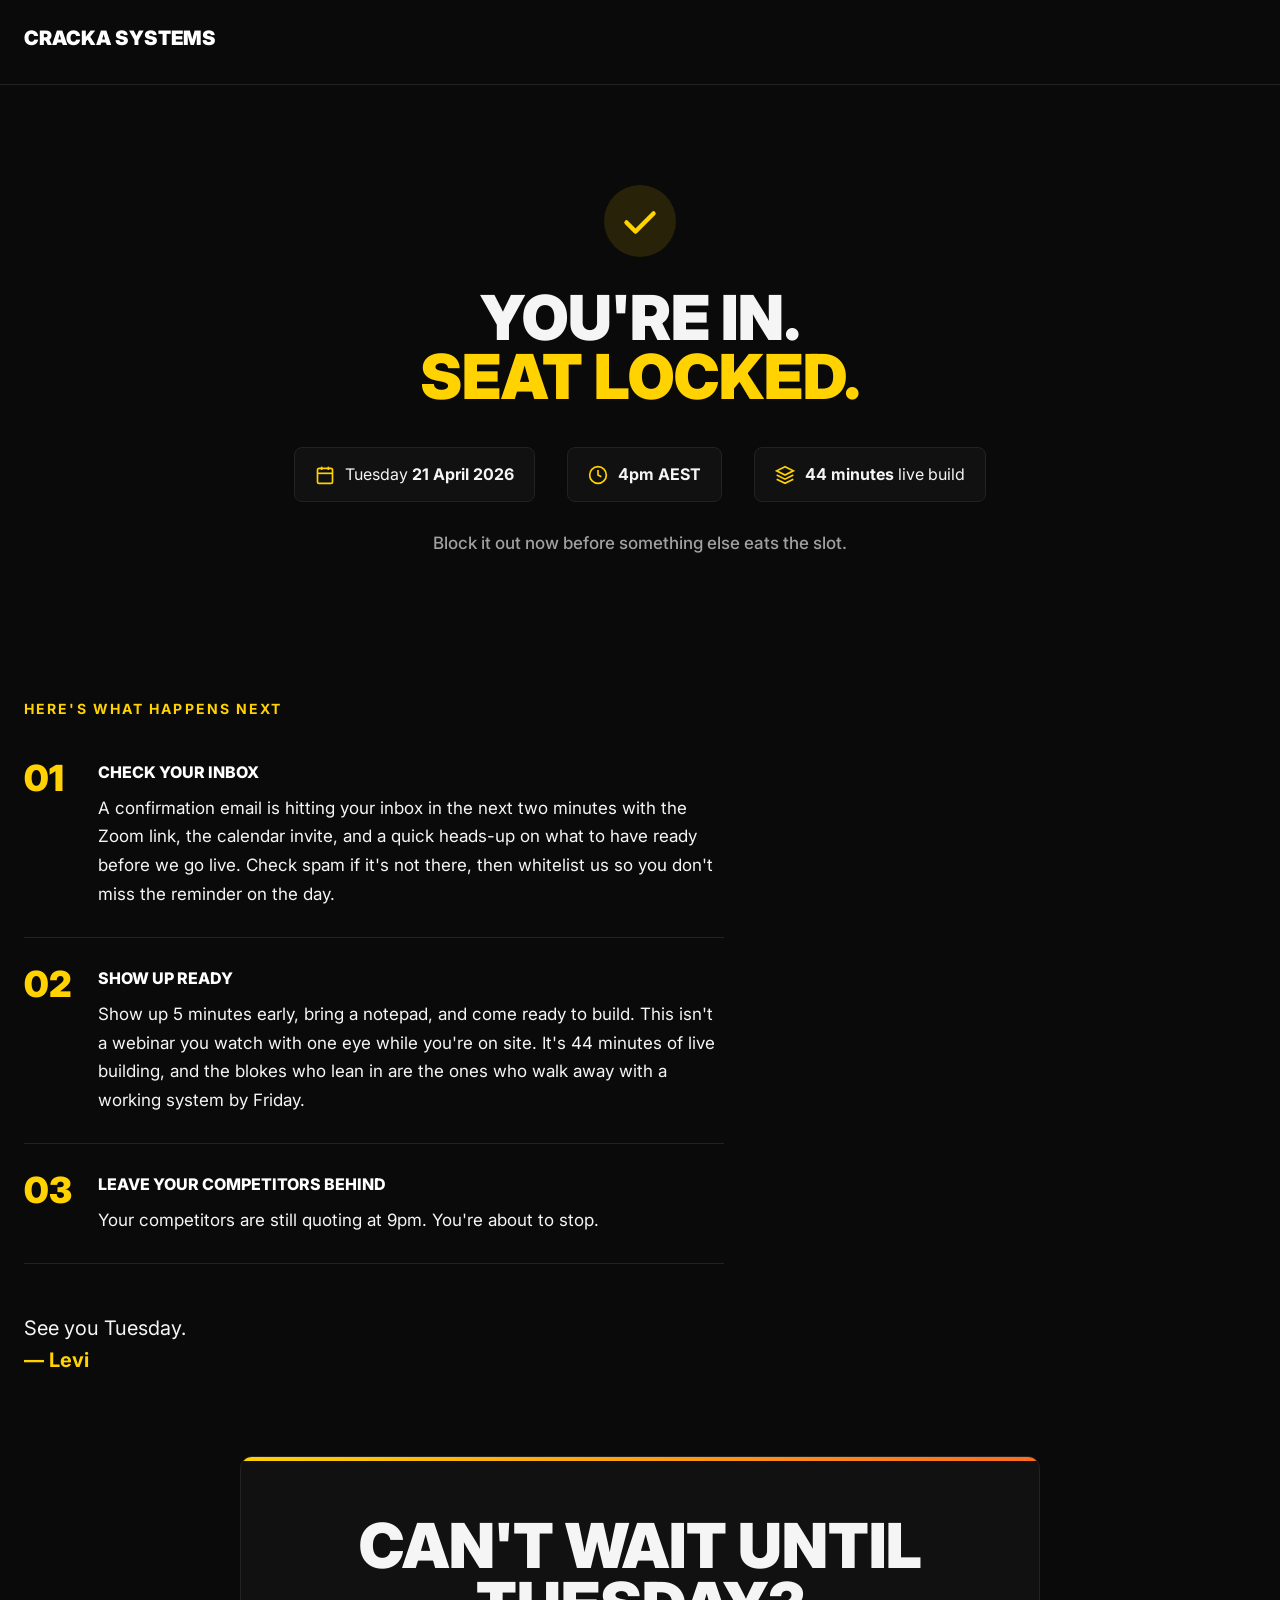
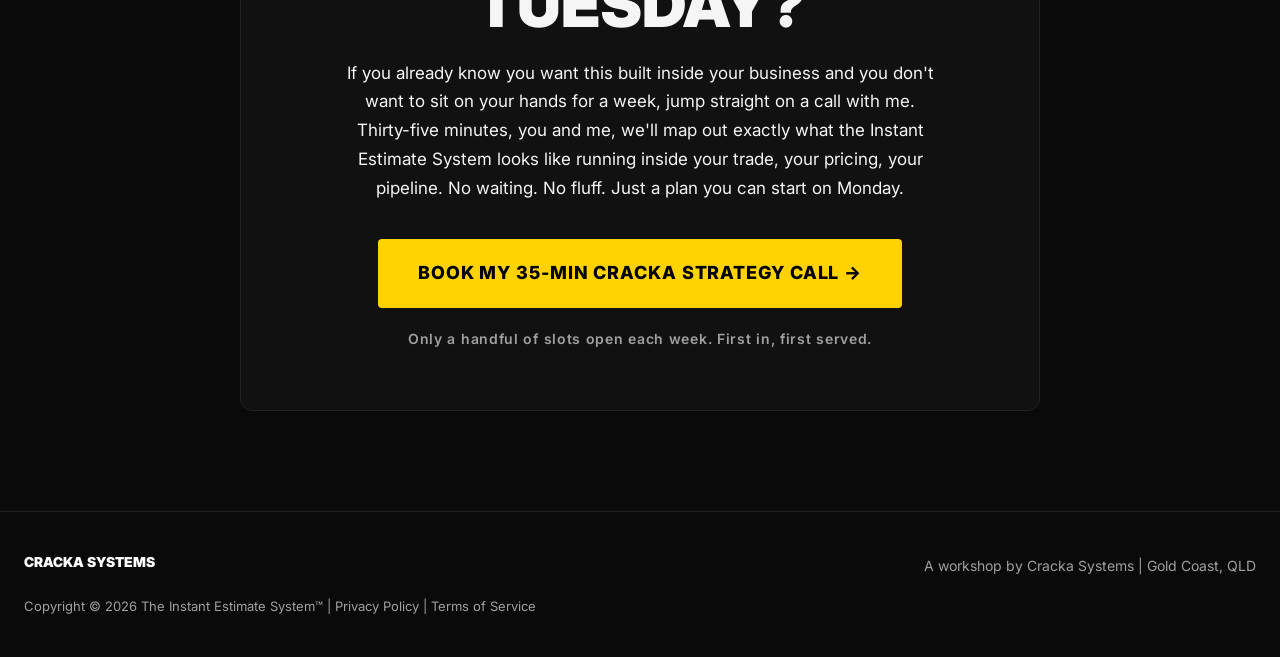
<file: thank-you/index.html>
<!DOCTYPE html>
<html lang="en-AU">
<head>
  <meta charset="UTF-8">
  <meta name="viewport" content="width=device-width, initial-scale=1.0">
  <title>You're In — The Instant Estimate System | Cracka Systems</title>
  <meta name="description" content="Your seat is locked for the Instant Estimate System workshop. Check your email for the Zoom link and calendar invite.">
  <meta name="robots" content="noindex, nofollow">
  <link rel="preconnect" href="https://fonts.googleapis.com">
  <link rel="preconnect" href="https://fonts.gstatic.com" crossorigin>
  <link href="https://fonts.googleapis.com/css2?family=Inter:wght@400;600;700;800;900&display=swap" rel="stylesheet">
  <link rel="stylesheet" href="../css/styles.css">
  <link rel="stylesheet" href="../css/thank-you.css">

  <!-- Facebook Pixel -->
  <script>
    !function(f,b,e,v,n,t,s){if(f.fbq)return;n=f.fbq=function(){n.callMethod?
    n.callMethod.apply(n,arguments):n.queue.push(arguments)};if(!f._fbq)f._fbq=n;
    n.push=n;n.loaded=!0;n.version='2.0';n.queue=[];t=b.createElement(e);t.async=!0;
    t.src=v;s=b.getElementsByTagName(e)[0];s.parentNode.insertBefore(t,s)}(window,
    document,'script','https://connect.facebook.net/en_US/fbevents.js');
    fbq('init', '1269708681588720');
    fbq('track', 'PageView');
    fbq('track', 'CompleteRegistration');
  </script>
</head>
<body>

  <!-- ============================================
       Header
       ============================================ -->
  <header class="ty-header">
    <div class="container">
      <a href="../" class="ty-header__logo" aria-label="Back to home">
        <svg class="logo-svg" viewBox="0 0 310 40" fill="none" xmlns="http://www.w3.org/2000/svg">
          <text x="0" y="30" font-family="Inter, sans-serif" font-weight="900" font-size="28" fill="#FFFFFF">CRACKA SYSTEMS</text>
        </svg>
      </a>
    </div>
  </header>

  <!-- ============================================
       Confirmation Hero
       ============================================ -->
  <section class="section ty-hero">
    <div class="container">
      <div class="ty-hero__badge">
        <svg viewBox="0 0 48 48" fill="none" xmlns="http://www.w3.org/2000/svg">
          <circle cx="24" cy="24" r="24" fill="rgba(255,210,0,0.12)"/>
          <polyline points="15 25 21 31 33 19" fill="none" stroke="#FFD200" stroke-width="3" stroke-linecap="round" stroke-linejoin="round"/>
        </svg>
      </div>

      <h1 class="ty-hero__h1">
        <span>YOU'RE IN.</span>
        <span class="text--yellow">SEAT LOCKED.</span>
      </h1>

      <div class="ty-hero__details">
        <div class="ty-detail">
          <span class="ty-detail__icon">
            <svg viewBox="0 0 24 24" fill="none" stroke="currentColor" stroke-width="2"><rect x="3" y="4" width="18" height="18" rx="2"/><line x1="16" y1="2" x2="16" y2="6"/><line x1="8" y1="2" x2="8" y2="6"/><line x1="3" y1="10" x2="21" y2="10"/></svg>
          </span>
          <span>Tuesday <strong class="dynamic-date">21 April 2026</strong></span>
        </div>
        <div class="ty-detail">
          <span class="ty-detail__icon">
            <svg viewBox="0 0 24 24" fill="none" stroke="currentColor" stroke-width="2"><circle cx="12" cy="12" r="10"/><polyline points="12 6 12 12 16 14"/></svg>
          </span>
          <span><strong>4pm AEST</strong></span>
        </div>
        <div class="ty-detail">
          <span class="ty-detail__icon">
            <svg viewBox="0 0 24 24" fill="none" stroke="currentColor" stroke-width="2"><path d="M12 2L2 7l10 5 10-5-10-5z"/><path d="M2 17l10 5 10-5"/><path d="M2 12l10 5 10-5"/></svg>
          </span>
          <span><strong>44 minutes</strong> live build</span>
        </div>
      </div>

      <p class="ty-hero__urgency">Block it out now before something else eats the slot.</p>
    </div>
  </section>

  <!-- ============================================
       What Happens Next
       ============================================ -->
  <section class="section ty-next">
    <div class="container">
      <h2 class="ty-next__heading">HERE'S WHAT HAPPENS NEXT</h2>

      <div class="ty-steps">
        <div class="ty-step">
          <span class="ty-step__num">01</span>
          <div class="ty-step__content">
            <h3 class="ty-step__title">CHECK YOUR INBOX</h3>
            <p class="ty-step__body">A confirmation email is hitting your inbox in the next two minutes with the Zoom link, the calendar invite, and a quick heads-up on what to have ready before we go live. Check spam if it's not there, then whitelist us so you don't miss the reminder on the day.</p>
          </div>
        </div>
        <div class="ty-step">
          <span class="ty-step__num">02</span>
          <div class="ty-step__content">
            <h3 class="ty-step__title">SHOW UP READY</h3>
            <p class="ty-step__body">Show up 5 minutes early, bring a notepad, and come ready to build. This isn't a webinar you watch with one eye while you're on site. It's 44 minutes of live building, and the blokes who lean in are the ones who walk away with a working system by Friday.</p>
          </div>
        </div>
        <div class="ty-step">
          <span class="ty-step__num">03</span>
          <div class="ty-step__content">
            <h3 class="ty-step__title">LEAVE YOUR COMPETITORS BEHIND</h3>
            <p class="ty-step__body">Your competitors are still quoting at 9pm. You're about to stop.</p>
          </div>
        </div>
      </div>

      <p class="ty-signoff">See you Tuesday.<br><strong>&mdash; Levi</strong></p>
    </div>
  </section>

  <!-- ============================================
       Strategy Call CTA
       ============================================ -->
  <section class="section ty-cta">
    <div class="container">
      <div class="ty-cta__card">
        <h2 class="h2-single">CAN'T WAIT UNTIL TUESDAY?</h2>
        <p class="ty-cta__body">If you already know you want this built inside your business and you don't want to sit on your hands for a week, jump straight on a call with me. Thirty-five minutes, you and me, we'll map out exactly what the Instant Estimate System looks like running inside your trade, your pricing, your pipeline. No waiting. No fluff. Just a plan you can start on Monday.</p>
        <a href="https://links.yourpipeline.au/widget/booking/gSsifEVdxhghu2DClvFZ" class="btn btn--primary btn--large" target="_blank" rel="noopener">BOOK MY 35-MIN CRACKA STRATEGY CALL &rarr;</a>
        <p class="ty-cta__scarcity">Only a handful of slots open each week. First in, first served.</p>
      </div>
    </div>
  </section>

  <!-- ============================================
       Footer
       ============================================ -->
  <footer class="footer">
    <div class="container footer__inner">
      <div class="footer__top">
        <a href="../" class="footer__logo" aria-label="Back to home">
          <svg class="logo-svg logo-svg--small" viewBox="0 0 280 35" fill="none" xmlns="http://www.w3.org/2000/svg">
            <text x="0" y="26" font-family="Inter, sans-serif" font-weight="900" font-size="24" fill="#FFFFFF">CRACKA SYSTEMS</text>
          </svg>
        </a>
        <p class="footer__tagline">A workshop by Cracka Systems | Gold Coast, QLD</p>
      </div>
      <p class="footer__legal">Copyright &copy; 2026 The Instant Estimate System&trade; | <a href="#">Privacy Policy</a> | <a href="#">Terms of Service</a></p>
    </div>
  </footer>

</body>
</html>
</file>
<file: css/styles.css>
/* ============================================
   CSS Custom Properties / Brand Tokens
   ============================================ */
:root {
  --color-bg: #0a0a0a;
  --color-bg-card: #111111;
  --color-yellow: #FFD200;
  --color-orange: #FF6B1F;
  --color-white: #FFFFFF;
  --color-offwhite: #F5F5F5;
  --color-muted: #A0A0A0;
  --color-border: #222222;
  --color-negative: #424242;

  --font-family: 'Inter', -apple-system, BlinkMacSystemFont, 'Segoe UI', sans-serif;
  --max-width: 1400px;
  --gutter: 24px;

  --ease-out: cubic-bezier(0.16, 1, 0.3, 1);
}

/* ============================================
   Reset & Base
   ============================================ */
*, *::before, *::after {
  margin: 0;
  padding: 0;
  box-sizing: border-box;
}

html {
  font-size: 16px;
  -webkit-font-smoothing: antialiased;
  -moz-osx-font-smoothing: grayscale;
  scroll-behavior: auto; /* Lenis handles smooth scroll */
}

html.lenis, html.lenis body {
  height: auto;
}

body {
  font-family: var(--font-family);
  background: var(--color-bg);
  color: var(--color-offwhite);
  line-height: 1.6;
  overflow-x: hidden;
}

img {
  max-width: 100%;
  height: auto;
  display: block;
}

a {
  color: inherit;
  text-decoration: none;
}

/* ============================================
   Container
   ============================================ */
.container {
  width: 100%;
  max-width: var(--max-width);
  margin: 0 auto;
  padding: 0 var(--gutter);
}

/* ============================================
   Typography
   ============================================ */
.eyebrow {
  font-size: 12px;
  font-weight: 700;
  letter-spacing: 0.15em;
  text-transform: uppercase;
  color: var(--color-yellow);
  margin-bottom: 20px;
}

.h2-stacked, .h2-single {
  font-weight: 900;
  text-transform: uppercase;
  line-height: 0.95;
  margin-bottom: 40px;
}

.h2-stacked {
  font-size: 62px;
}

.h2-stacked span {
  display: block;
}

.h2-single {
  font-size: 62px;
}

.text--yellow {
  color: var(--color-yellow);
}

.section__subhead {
  font-size: 18px;
  color: var(--color-offwhite);
  max-width: 700px;
  margin-bottom: 48px;
  line-height: 1.6;
}

.section__body {
  font-size: 18px;
  color: var(--color-offwhite);
  max-width: 650px;
  margin-bottom: 32px;
  line-height: 1.6;
}

/* ============================================
   Buttons
   ============================================ */
.btn {
  display: inline-block;
  font-family: var(--font-family);
  font-weight: 800;
  font-size: 16px;
  text-transform: uppercase;
  letter-spacing: 0.05em;
  border: none;
  cursor: pointer;
  transition: all 0.3s var(--ease-out);
  text-align: center;
}

.btn--primary {
  background: var(--color-yellow);
  color: #000;
  padding: 16px 32px;
  border-radius: 4px;
}

.btn--primary:hover, .btn--primary:focus-visible {
  box-shadow: 0 0 30px rgba(255, 210, 0, 0.4), 0 0 60px rgba(255, 210, 0, 0.15);
  transform: translateY(-1px);
}

.btn--primary:focus-visible {
  outline: 3px solid var(--color-yellow);
  outline-offset: 3px;
}

.btn--outline {
  background: transparent;
  color: var(--color-yellow);
  padding: 16px 32px;
  border: 2px solid var(--color-yellow);
  border-radius: 4px;
}

.btn--outline:hover, .btn--outline:focus-visible {
  background: rgba(255, 210, 0, 0.08);
  box-shadow: 0 0 20px rgba(255, 210, 0, 0.2);
}

.btn--outline:focus-visible {
  outline: 3px solid var(--color-yellow);
  outline-offset: 3px;
}

.btn--large {
  font-size: 18px;
  padding: 20px 40px;
}

.btn--full {
  width: 100%;
}

/* ============================================
   Inline CTA Buttons
   ============================================ */
.inline-cta {
  text-align: center;
  padding: 40px var(--gutter);
}

/* ============================================
   SECTION 1: Sticky Top Bar
   ============================================ */
.top-bar {
  position: fixed;
  top: 0;
  left: 0;
  right: 0;
  z-index: 1000;
  background: rgba(10, 10, 10, 0.95);
  backdrop-filter: blur(10px);
  -webkit-backdrop-filter: blur(10px);
  border-bottom: 1px solid var(--color-border);
  transform: translateY(0);
}

.top-bar__inner {
  max-width: var(--max-width);
  margin: 0 auto;
  padding: 12px var(--gutter);
  display: flex;
  align-items: center;
  justify-content: space-between;
  gap: 16px;
}

.top-bar__logo {
  flex-shrink: 0;
}

.logo-svg {
  width: 220px;
  height: auto;
}

.top-bar__info {
  font-size: 13px;
  font-weight: 700;
  letter-spacing: 0.08em;
  color: var(--color-white);
  text-align: center;
  white-space: nowrap;
  overflow: hidden;
  text-overflow: ellipsis;
}

.top-bar__cta {
  flex-shrink: 0;
  padding: 10px 20px;
  font-size: 14px;
}

/* ============================================
   SECTION 2: Hero
   ============================================ */
.hero {
  padding: 120px 0 40px;
  min-height: auto;
  display: flex;
  align-items: center;
}

.hero .container {
  max-width: 800px;
  text-align: center;
}

.hero__h1 {
  font-size: 80px;
  font-weight: 900;
  line-height: 0.9;
  text-transform: uppercase;
  margin-bottom: 28px;
}

.hero__line {
  display: block;
}

.hero__line--yellow {
  color: var(--color-yellow);
}

.hero__subhead {
  font-size: 18px;
  color: var(--color-offwhite);
  line-height: 1.6;
  margin-bottom: 32px;
  max-width: 600px;
  margin-left: auto;
  margin-right: auto;
}

.hero__proof {
  display: flex;
  align-items: stretch;
  gap: 16px;
  margin-bottom: 36px;
  justify-content: center;
}

.yellow-bar-left {
  width: 4px;
  background: var(--color-yellow);
  border-radius: 2px;
  flex-shrink: 0;
}

.hero__proof p {
  font-size: 16px;
  color: var(--color-yellow);
  font-weight: 600;
  line-height: 1.5;
}

.hero__trust {
  font-size: 14px;
  color: var(--color-muted);
  margin-top: 16px;
}

/* ============================================
   VSL Video Section
   ============================================ */
.section--vsl {
  padding: 40px 0 60px;
  position: relative;
}

.section--vsl .container {
  display: flex;
  justify-content: center;
  position: relative;
}

.vsl__glow {
  position: absolute;
  top: 50%;
  left: 50%;
  transform: translate(-50%, -50%);
  width: calc(100% + 240px);
  max-width: 960px;
  aspect-ratio: 16 / 9;
  background: radial-gradient(ellipse at center, rgba(255, 210, 0, 0.18) 0%, rgba(255, 210, 0, 0.06) 45%, transparent 75%);
  pointer-events: none;
  z-index: 0;
}

.vsl__wrapper {
  position: relative;
  border-radius: 12px;
  overflow: hidden;
  background: #000;
  width: 100%;
  max-width: 720px;
  aspect-ratio: 16 / 9;
  z-index: 1;
  box-shadow: 0 0 60px rgba(255, 210, 0, 0.16), 0 0 120px rgba(255, 210, 0, 0.06);
}

.vsl__wrapper iframe {
  position: absolute;
  top: 0;
  left: 0;
  width: 100%;
  height: 100%;
  border: 0;
}

.vsl__controls {
  position: absolute;
  bottom: 16px;
  left: 50%;
  transform: translateX(-50%);
  z-index: 2;
  display: flex;
  align-items: center;
  gap: 8px;
}

.hero__control-btn {
  display: flex;
  align-items: center;
  justify-content: center;
  width: 44px;
  height: 44px;
  background: rgba(0, 0, 0, 0.7);
  backdrop-filter: blur(8px);
  -webkit-backdrop-filter: blur(8px);
  border: 1px solid rgba(255, 210, 0, 0.3);
  border-radius: 50%;
  cursor: pointer;
  color: var(--color-yellow);
  transition: all 0.3s var(--ease-out);
}

.hero__control-btn svg {
  width: 18px;
  height: 18px;
}

.hero__control-btn:hover {
  background: rgba(255, 210, 0, 0.15);
  border-color: var(--color-yellow);
}

/* ============================================
   SECTION 3: Press Row
   ============================================ */
.section--press {
  padding: 48px 0;
  border-top: 1px solid var(--color-border);
  border-bottom: 1px solid var(--color-border);
}

.press__subhead {
  font-size: 12px;
  font-weight: 600;
  letter-spacing: 0.15em;
  color: var(--color-muted);
  text-align: center;
  margin-bottom: 28px;
  text-transform: uppercase;
}

.press__logos {
  overflow: hidden;
  position: relative;
  mask-image: linear-gradient(to right, transparent 0%, black 10%, black 90%, transparent 100%);
  -webkit-mask-image: linear-gradient(to right, transparent 0%, black 10%, black 90%, transparent 100%);
}

.press__track {
  display: flex;
  align-items: center;
  gap: 48px;
  flex-wrap: nowrap;
  animation: marquee 20s linear infinite;
  width: max-content;
}

.press__logo {
  font-size: 15px;
  font-weight: 700;
  color: var(--color-white);
  opacity: 0.5;
  white-space: nowrap;
  letter-spacing: 0.05em;
}

/* ============================================
   Sections (general)
   ============================================ */
.section {
  padding: 100px 0;
}

/* ============================================
   SECTION 4: The Problem
   ============================================ */
.punches {
  display: flex;
  flex-direction: column;
  gap: 36px;
  margin-bottom: 48px;
  max-width: 700px;
}

.punch {
  display: flex;
  gap: 24px;
  align-items: flex-start;
  opacity: 1;
  transform: none;
}

.punch__num {
  font-size: 48px;
  font-weight: 900;
  color: var(--color-yellow);
  line-height: 1;
  flex-shrink: 0;
  width: 70px;
}

.punch__text {
  font-size: 18px;
  line-height: 1.6;
  color: var(--color-offwhite);
}

.transition-line {
  display: flex;
  align-items: stretch;
  gap: 16px;
  max-width: 600px;
}

.transition-line p {
  font-size: 18px;
  color: var(--color-yellow);
  line-height: 1.5;
}

/* ============================================
   SECTION 5: Case Studies
   ============================================ */
.case-grid {
  display: grid;
  grid-template-columns: repeat(2, 1fr);
  gap: 24px;
}

.case-card {
  background: var(--color-bg-card);
  border: 1px solid var(--color-border);
  border-radius: 8px;
  padding: 40px 32px;
  display: flex;
  flex-direction: column;
  gap: 8px;
  opacity: 1;
  transform: none;
}

.case-card__number {
  font-size: clamp(56px, 8vw, 96px);
  font-weight: 900;
  color: var(--color-yellow);
  line-height: 1;
}

.case-card__label {
  font-size: 13px;
  font-weight: 700;
  letter-spacing: 0.15em;
  color: var(--color-white);
  text-transform: uppercase;
}

.case-card__text {
  font-size: 16px;
  color: var(--color-offwhite);
  line-height: 1.5;
  margin-top: 8px;
}

.case-card__client {
  font-size: 14px;
  color: var(--color-muted);
  margin-top: auto;
  padding-top: 16px;
  border-top: 1px solid var(--color-border);
  font-weight: 600;
}

/* ============================================
   SECTION 6: Outcome Blocks
   ============================================ */
.outcome-blocks {
  display: grid;
  grid-template-columns: repeat(3, 1fr);
  gap: 24px;
}

.outcome-block {
  background: var(--color-bg-card);
  border-radius: 8px;
  padding: 36px 28px;
  position: relative;
  overflow: hidden;
  opacity: 1;
  transform: none;
}

.outcome-block::before {
  content: '';
  position: absolute;
  top: 0;
  left: 0;
  width: 4px;
  height: 48px;
  background: var(--color-yellow);
  border-radius: 0 2px 2px 0;
}

.outcome-block__num {
  font-size: 36px;
  font-weight: 900;
  color: var(--color-yellow);
  line-height: 1;
  display: block;
  margin-bottom: 16px;
}

.outcome-block__title {
  font-size: 18px;
  font-weight: 800;
  color: var(--color-white);
  text-transform: uppercase;
  margin-bottom: 12px;
  line-height: 1.3;
}

.outcome-block__body {
  font-size: 16px;
  color: var(--color-offwhite);
  line-height: 1.6;
}

/* ============================================
   SECTION 7: Who This Is For
   ============================================ */
.qualifier-grid {
  display: grid;
  grid-template-columns: 1fr 1fr;
  gap: 24px;
}

.qualifier {
  border-radius: 8px;
  padding: 36px 28px;
}

.qualifier--yes {
  background: rgba(255, 210, 0, 0.06);
  border: 1px solid rgba(255, 210, 0, 0.2);
}

.qualifier--no {
  background: rgba(66, 66, 66, 0.2);
  border: 1px solid var(--color-border);
}

.qualifier__title {
  font-size: 20px;
  font-weight: 900;
  text-transform: uppercase;
  margin-bottom: 20px;
}

.qualifier--yes .qualifier__title {
  color: var(--color-yellow);
}

.qualifier--no .qualifier__title {
  color: var(--color-muted);
}

.qualifier__list {
  list-style: none;
  display: flex;
  flex-direction: column;
  gap: 16px;
}

.qualifier__list li {
  display: flex;
  align-items: flex-start;
  gap: 12px;
  font-size: 16px;
  line-height: 1.5;
  color: var(--color-offwhite);
}

.icon-tick, .icon-cross {
  width: 24px;
  height: 24px;
  flex-shrink: 0;
  position: relative;
  margin-top: 2px;
}

.icon-tick::before, .icon-tick::after {
  content: '';
  position: absolute;
  background: var(--color-yellow);
  border-radius: 2px;
}

.icon-tick::before {
  width: 8px;
  height: 3px;
  bottom: 7px;
  left: 3px;
  transform: rotate(45deg);
}

.icon-tick::after {
  width: 14px;
  height: 3px;
  bottom: 9px;
  left: 6px;
  transform: rotate(-45deg);
}

.icon-cross::before, .icon-cross::after {
  content: '';
  position: absolute;
  width: 16px;
  height: 3px;
  background: var(--color-negative);
  border-radius: 2px;
  top: 50%;
  left: 50%;
}

.icon-cross::before {
  transform: translate(-50%, -50%) rotate(45deg);
}

.icon-cross::after {
  transform: translate(-50%, -50%) rotate(-45deg);
}

/* ============================================
   SECTION 8: About
   ============================================ */
.about__grid {
  display: grid;
  grid-template-columns: 280px 1fr;
  gap: 48px;
  align-items: start;
}

.about__headshot {
  width: 240px;
  height: 240px;
  border-radius: 50%;
  object-fit: cover;
  object-position: center top;
  border: 3px solid var(--color-yellow);
}

.about__h3 {
  font-size: clamp(28px, 4vw, 40px);
  font-weight: 900;
  color: var(--color-white);
  text-transform: uppercase;
  margin-bottom: 20px;
  line-height: 1.1;
}

.about__body {
  font-size: 17px;
  line-height: 1.7;
  color: var(--color-offwhite);
  margin-bottom: 24px;
}

.about__logo {
  display: inline-block;
}

.logo-svg--small {
  width: 160px;
  height: auto;
}

/* ============================================
   SECTION 9: Bonuses
   ============================================ */
.bonus-list {
  display: flex;
  flex-direction: column;
  gap: 0;
  max-width: 800px;
}

.bonus-item {
  display: flex;
  gap: 20px;
  align-items: flex-start;
  padding: 24px 0;
  border-bottom: 1px solid var(--color-border);
  opacity: 1;
  transform: none;
}

.bonus-item__num {
  font-size: 32px;
  font-weight: 900;
  color: var(--color-yellow);
  line-height: 1;
  flex-shrink: 0;
  width: 50px;
}

.bonus-item__title {
  font-size: 16px;
  font-weight: 800;
  color: var(--color-white);
  text-transform: uppercase;
  margin-bottom: 6px;
}

.bonus-item__desc {
  font-size: 15px;
  color: var(--color-muted);
  line-height: 1.5;
}

/* ============================================
   SECTION 10: Strategy Call
   ============================================ */
.section--strategy {
  text-align: center;
  padding: 80px 0;
}

.section--strategy .section__body {
  max-width: 600px;
  margin: 0 auto 32px;
}

/* ============================================
   SECTION 11: FAQ
   ============================================ */
.faq-list {
  max-width: 700px;
  display: flex;
  flex-direction: column;
  gap: 0;
}

.faq-item {
  border-bottom: 1px solid var(--color-border);
}

.faq-item__question {
  width: 100%;
  display: flex;
  align-items: center;
  justify-content: space-between;
  gap: 16px;
  padding: 24px 0;
  background: none;
  border: none;
  color: var(--color-white);
  font-family: var(--font-family);
  font-size: 18px;
  font-weight: 700;
  cursor: pointer;
  text-align: left;
  transition: color 0.2s;
}

.faq-item__question:hover {
  color: var(--color-yellow);
}

.faq-item__question:focus-visible {
  outline: 2px solid var(--color-yellow);
  outline-offset: 4px;
}

.faq-item__icon {
  width: 24px;
  height: 24px;
  flex-shrink: 0;
  color: var(--color-yellow);
  transition: transform 0.3s var(--ease-out);
}

.faq-item[data-open="true"] .faq-item__icon {
  transform: rotate(45deg);
}

.faq-item__answer {
  padding: 0 0 24px;
}

.faq-item__answer p {
  font-size: 16px;
  color: var(--color-offwhite);
  line-height: 1.6;
  max-width: 620px;
}

/* ============================================
   SECTION 12: Registration Form
   ============================================ */
.section--register {
  padding: 100px 0;
  background: linear-gradient(180deg, var(--color-bg) 0%, #0f0f0f 100%);
}

.section--register .h2-stacked {
  text-align: center;
}

.section--register .section__body {
  text-align: center;
  max-width: 600px;
  margin: 0 auto 40px;
}

.form-wrapper {
  max-width: 600px;
  margin: 0 auto;
}

.register-form {
  display: flex;
  flex-direction: column;
  gap: 16px;
}

.form-row {
  display: grid;
  grid-template-columns: 1fr 1fr;
  gap: 16px;
}

.form-field label {
  display: block;
  font-size: 13px;
  font-weight: 600;
  color: var(--color-muted);
  text-transform: uppercase;
  letter-spacing: 0.08em;
  margin-bottom: 6px;
}

.form-field .optional {
  font-weight: 400;
  text-transform: none;
  letter-spacing: 0;
}

.form-field input {
  width: 100%;
  padding: 14px 16px;
  background: var(--color-bg-card);
  border: 1px solid var(--color-border);
  border-radius: 4px;
  color: var(--color-white);
  font-family: var(--font-family);
  font-size: 16px;
  transition: border-color 0.2s;
}

.form-field input:focus {
  outline: none;
  border-color: var(--color-yellow);
  box-shadow: 0 0 0 3px rgba(255, 210, 0, 0.15);
}

.register-form .btn--full {
  margin-top: 8px;
}

.register__fine-print {
  font-size: 14px;
  color: var(--color-muted);
  text-align: center;
  margin-top: 20px;
}

/* ============================================
   SECTION 13: Footer
   ============================================ */
.footer {
  padding: 40px 0;
  border-top: 1px solid var(--color-border);
}

.footer__inner {
  display: flex;
  flex-direction: column;
  gap: 16px;
}

.footer__top {
  display: flex;
  align-items: center;
  justify-content: space-between;
}

.footer__tagline {
  font-size: 14px;
  color: var(--color-muted);
}

.footer__legal {
  font-size: 13px;
  color: var(--color-muted);
}

.footer__legal a {
  color: var(--color-muted);
  transition: color 0.2s;
}

.footer__legal a:hover {
  color: var(--color-yellow);
}

/* ============================================
   Sticky Mobile CTA
   ============================================ */
.sticky-mobile-cta {
  display: none;
  position: fixed;
  bottom: 0;
  left: 0;
  right: 0;
  z-index: 999;
  padding: 12px var(--gutter);
  background: var(--color-yellow);
  transform: translateY(100%);
  transition: transform 0.4s var(--ease-out);
}

.sticky-mobile-cta.is-visible {
  transform: translateY(0);
}

.sticky-mobile-cta .btn {
  background: #000;
  color: var(--color-yellow);
  padding: 14px;
  font-size: 15px;
  border-radius: 4px;
}

.sticky-mobile-cta .btn:hover {
  background: #111;
}

/* ============================================
   Mobile Marquee for Press Logos
   ============================================ */
@keyframes marquee {
  from { transform: translateX(0); }
  to { transform: translateX(-50%); }
}

/* ============================================
   Responsive: Tablet
   ============================================ */
@media (max-width: 1024px) {
  .vsl__wrapper {
    max-width: 640px;
  }

  .outcome-blocks {
    grid-template-columns: 1fr;
    max-width: 600px;
  }

  .about__grid {
    grid-template-columns: 1fr;
    text-align: center;
  }

  .about__headshot {
    margin: 0 auto;
  }

  /* Top bar: 2-row layout — logo + CTA row, info row beneath */
  .top-bar__inner {
    flex-wrap: wrap;
    padding: 10px var(--gutter);
    gap: 10px 16px;
  }

  .top-bar__logo { order: 1; }
  .top-bar__cta { order: 2; }

  .top-bar__info {
    order: 3;
    flex: 1 0 100%;
    text-align: center;
    font-size: 12px;
    letter-spacing: 0.05em;
    padding-top: 8px;
    margin-top: 2px;
    border-top: 1px solid rgba(255, 255, 255, 0.08);
  }

  .top-bar__info-prefix {
    display: none;
  }

  /* Push hero below the taller 2-row top bar */
  .hero {
    padding-top: 140px;
  }
}

/* ============================================
   Responsive: Mobile
   ============================================ */
@media (max-width: 640px) {
  :root {
    --gutter: 20px;
  }

  .section {
    padding: 72px 0;
  }

  .h2-stacked, .h2-single {
    font-size: 42px;
  }

  .hero {
    padding: 100px 0 60px;
    min-height: auto;
  }

  .hero__h1 {
    font-size: clamp(44px, 12vw, 72px);
  }

  .hero__subhead {
    font-size: 17px;
  }

  .vsl__wrapper {
    max-width: 92vw;
    border-radius: 10px;
  }

  .vsl__glow {
    width: calc(100% + 60px);
    max-width: none;
    aspect-ratio: 16 / 9;
  }

  .vsl__controls {
    bottom: 12px;
    gap: 6px;
  }

  .btn--large {
    font-size: 16px;
    padding: 18px 28px;
  }

  /* Top bar mobile */
  .top-bar__inner {
    padding: 8px var(--gutter);
  }

  .top-bar__cta {
    padding: 8px 14px;
    font-size: 12px;
  }

  .logo-svg {
    width: 150px;
  }

  .top-bar__info {
    font-size: 11px;
    padding-top: 6px;
  }

  .hero {
    padding-top: 130px;
  }

  /* Case study cards stack */
  .case-grid {
    grid-template-columns: 1fr;
  }

  /* Qualifier columns stack */
  .qualifier-grid {
    grid-template-columns: 1fr;
  }

  /* Form rows stack */
  .form-row {
    grid-template-columns: 1fr;
  }

  /* Sticky mobile CTA — enabled on mobile, JS controls scroll visibility */
  .sticky-mobile-cta {
    display: block;
  }

  /* Press logo marquee */
  .press__track {
    justify-content: flex-start;
    flex-wrap: nowrap;
    animation: marquee 30s linear infinite;
    gap: 40px;
  }

  /* Footer stacks */
  .footer__top {
    flex-direction: column;
    gap: 12px;
    text-align: center;
  }

  .footer__legal {
    text-align: center;
  }

  .footer {
    padding-bottom: 40px;
  }
}

/* ============================================
   Responsive: Small Mobile (iPhone SE, foldables)
   ============================================ */
@media (max-width: 380px) {
  :root {
    --gutter: 16px;
  }

  .section {
    padding: 60px 0;
  }

  .logo-svg {
    width: 128px;
  }

  .top-bar__cta {
    padding: 7px 12px;
    font-size: 11px;
  }

  .top-bar__info {
    font-size: 10px;
    letter-spacing: 0.04em;
  }

  .hero {
    padding-top: 128px;
  }

  .hero__h1 {
    font-size: clamp(34px, 11vw, 48px);
  }

  .hero__subhead {
    font-size: 16px;
  }

  .hero__proof p {
    font-size: 14px;
  }

  .h2-stacked,
  .h2-single {
    font-size: 34px;
  }

  .punch__num {
    font-size: 40px;
    width: 56px;
  }

  .punch__text {
    font-size: 16px;
  }

  .case-card {
    padding: 28px 22px;
  }

  .btn--large {
    font-size: 15px;
    padding: 16px 22px;
  }

  .sticky-mobile-cta {
    padding: 10px 12px;
  }

  .sticky-mobile-cta .btn {
    padding: 12px;
    font-size: 14px;
  }

  .vsl__controls {
    bottom: 10px;
  }

  .hero__control-btn {
    width: 40px;
    height: 40px;
  }
}

/* ============================================
   Responsive: Large Desktop (>= 1440px)
   ============================================ */
@media (min-width: 1440px) {
  :root {
    --max-width: 1520px;
    --gutter: 32px;
  }

  .section {
    padding: 120px 0;
  }

  .hero {
    padding: 140px 0 60px;
  }

  .hero__h1 {
    font-size: 96px;
  }

  .hero__subhead {
    font-size: 20px;
    max-width: 680px;
  }

  .h2-stacked,
  .h2-single {
    font-size: 76px;
  }

  .vsl__wrapper {
    max-width: 820px;
  }

  .vsl__glow {
    max-width: 1120px;
  }

  .case-card {
    padding: 48px 40px;
  }

  .punch__num {
    font-size: 56px;
    width: 84px;
  }
}

/* ============================================
   Responsive: Ultra-wide (>= 1920px)
   ============================================ */
@media (min-width: 1920px) {
  .hero__h1 {
    font-size: 112px;
  }

  .h2-stacked,
  .h2-single {
    font-size: 88px;
  }

  .vsl__wrapper {
    max-width: 900px;
  }

  .vsl__glow {
    max-width: 1240px;
  }
}

/* ============================================
   Reduced Motion
   ============================================ */
@media (prefers-reduced-motion: reduce) {
  *, *::before, *::after {
    animation-duration: 0.001ms !important;
    animation-iteration-count: 1 !important;
    transition-duration: 0.001ms !important;
  }

  .press__track {
    animation: none !important;
    flex-wrap: wrap;
    justify-content: center;
  }

  .punch, .case-card, .outcome-block, .bonus-item {
    opacity: 1 !important;
    transform: none !important;
  }
}
</file>
<file: css/thank-you.css>
/* ============================================
   Thank You Page — Styles
   Extends styles.css base tokens and components
   ============================================ */

/* ============================================
   Header
   ============================================ */
.ty-header {
  padding: 24px 0;
  border-bottom: 1px solid var(--color-border);
}

.ty-header .container {
  display: flex;
  align-items: center;
}

/* ============================================
   Confirmation Hero
   ============================================ */
.ty-hero {
  text-align: center;
  padding: 100px 0 60px;
}

.ty-hero__badge {
  display: flex;
  justify-content: center;
  margin-bottom: 32px;
}

.ty-hero__badge svg {
  width: 72px;
  height: 72px;
  animation: badge-pop 0.6s cubic-bezier(0.16, 1, 0.3, 1) forwards;
}

@keyframes badge-pop {
  0% { transform: scale(0); opacity: 0; }
  60% { transform: scale(1.15); }
  100% { transform: scale(1); opacity: 1; }
}

.ty-hero__h1 {
  font-size: 62px;
  font-weight: 900;
  line-height: 0.95;
  text-transform: uppercase;
  margin-bottom: 40px;
}

.ty-hero__h1 span {
  display: block;
}

.ty-hero__details {
  display: flex;
  justify-content: center;
  gap: 32px;
  flex-wrap: wrap;
  margin-bottom: 28px;
}

.ty-detail {
  display: flex;
  align-items: center;
  gap: 10px;
  font-size: 16px;
  color: var(--color-offwhite);
  background: var(--color-bg-card);
  border: 1px solid var(--color-border);
  border-radius: 8px;
  padding: 14px 20px;
}

.ty-detail__icon {
  width: 20px;
  height: 20px;
  flex-shrink: 0;
  color: var(--color-yellow);
}

.ty-detail__icon svg {
  width: 20px;
  height: 20px;
}

.ty-hero__urgency {
  font-size: 17px;
  color: var(--color-muted);
  font-weight: 500;
}

/* ============================================
   What Happens Next
   ============================================ */
.ty-next {
  padding: 80px 0;
}

.ty-next__heading {
  font-size: 14px;
  font-weight: 700;
  letter-spacing: 0.15em;
  text-transform: uppercase;
  color: var(--color-yellow);
  margin-bottom: 40px;
}

.ty-steps {
  display: flex;
  flex-direction: column;
  gap: 0;
  max-width: 700px;
}

.ty-step {
  display: flex;
  gap: 24px;
  align-items: flex-start;
  padding: 28px 0;
  border-bottom: 1px solid var(--color-border);
}

.ty-step:first-child {
  padding-top: 0;
}

.ty-step__num {
  font-size: 36px;
  font-weight: 900;
  color: var(--color-yellow);
  line-height: 1;
  flex-shrink: 0;
  width: 50px;
}

.ty-step__title {
  font-size: 16px;
  font-weight: 800;
  color: var(--color-white);
  text-transform: uppercase;
  margin-bottom: 8px;
}

.ty-step__body {
  font-size: 17px;
  line-height: 1.7;
  color: var(--color-offwhite);
}

.ty-signoff {
  margin-top: 48px;
  font-size: 20px;
  color: var(--color-offwhite);
  line-height: 1.6;
}

.ty-signoff strong {
  color: var(--color-yellow);
}

/* ============================================
   Strategy Call CTA
   ============================================ */
.ty-cta {
  padding: 0 0 100px;
}

.ty-cta__card {
  background: var(--color-bg-card);
  border: 1px solid var(--color-border);
  border-radius: 12px;
  padding: 60px 48px;
  text-align: center;
  max-width: 800px;
  margin: 0 auto;
  position: relative;
  overflow: hidden;
}

.ty-cta__card::before {
  content: '';
  position: absolute;
  top: 0;
  left: 0;
  right: 0;
  height: 4px;
  background: linear-gradient(90deg, var(--color-yellow) 0%, var(--color-orange) 100%);
}

.ty-cta__card .h2-single {
  margin-bottom: 24px;
}

.ty-cta__body {
  font-size: 17px;
  line-height: 1.7;
  color: var(--color-offwhite);
  max-width: 600px;
  margin: 0 auto 36px;
}

.ty-cta__scarcity {
  margin-top: 20px;
  font-size: 14px;
  color: var(--color-muted);
  font-weight: 600;
  letter-spacing: 0.05em;
}

/* ============================================
   Responsive: Tablet
   ============================================ */
@media (max-width: 1024px) {
  .ty-hero__h1 {
    font-size: 52px;
  }

  .ty-cta__card {
    padding: 48px 32px;
  }
}

/* ============================================
   Responsive: Mobile
   ============================================ */
@media (max-width: 640px) {
  .ty-hero {
    padding: 80px 0 48px;
  }

  .ty-hero__h1 {
    font-size: clamp(36px, 10vw, 52px);
  }

  .ty-hero__details {
    flex-direction: column;
    align-items: center;
    gap: 12px;
  }

  .ty-detail {
    width: 100%;
    justify-content: center;
  }

  .ty-step {
    flex-direction: column;
    gap: 12px;
  }

  .ty-cta__card {
    padding: 40px 24px;
  }

  .ty-cta__card .h2-single {
    font-size: clamp(28px, 8vw, 48px);
  }
}

/* ============================================
   Reduced Motion
   ============================================ */
@media (prefers-reduced-motion: reduce) {
  .ty-hero__badge svg {
    animation: none;
  }
}
</file>
